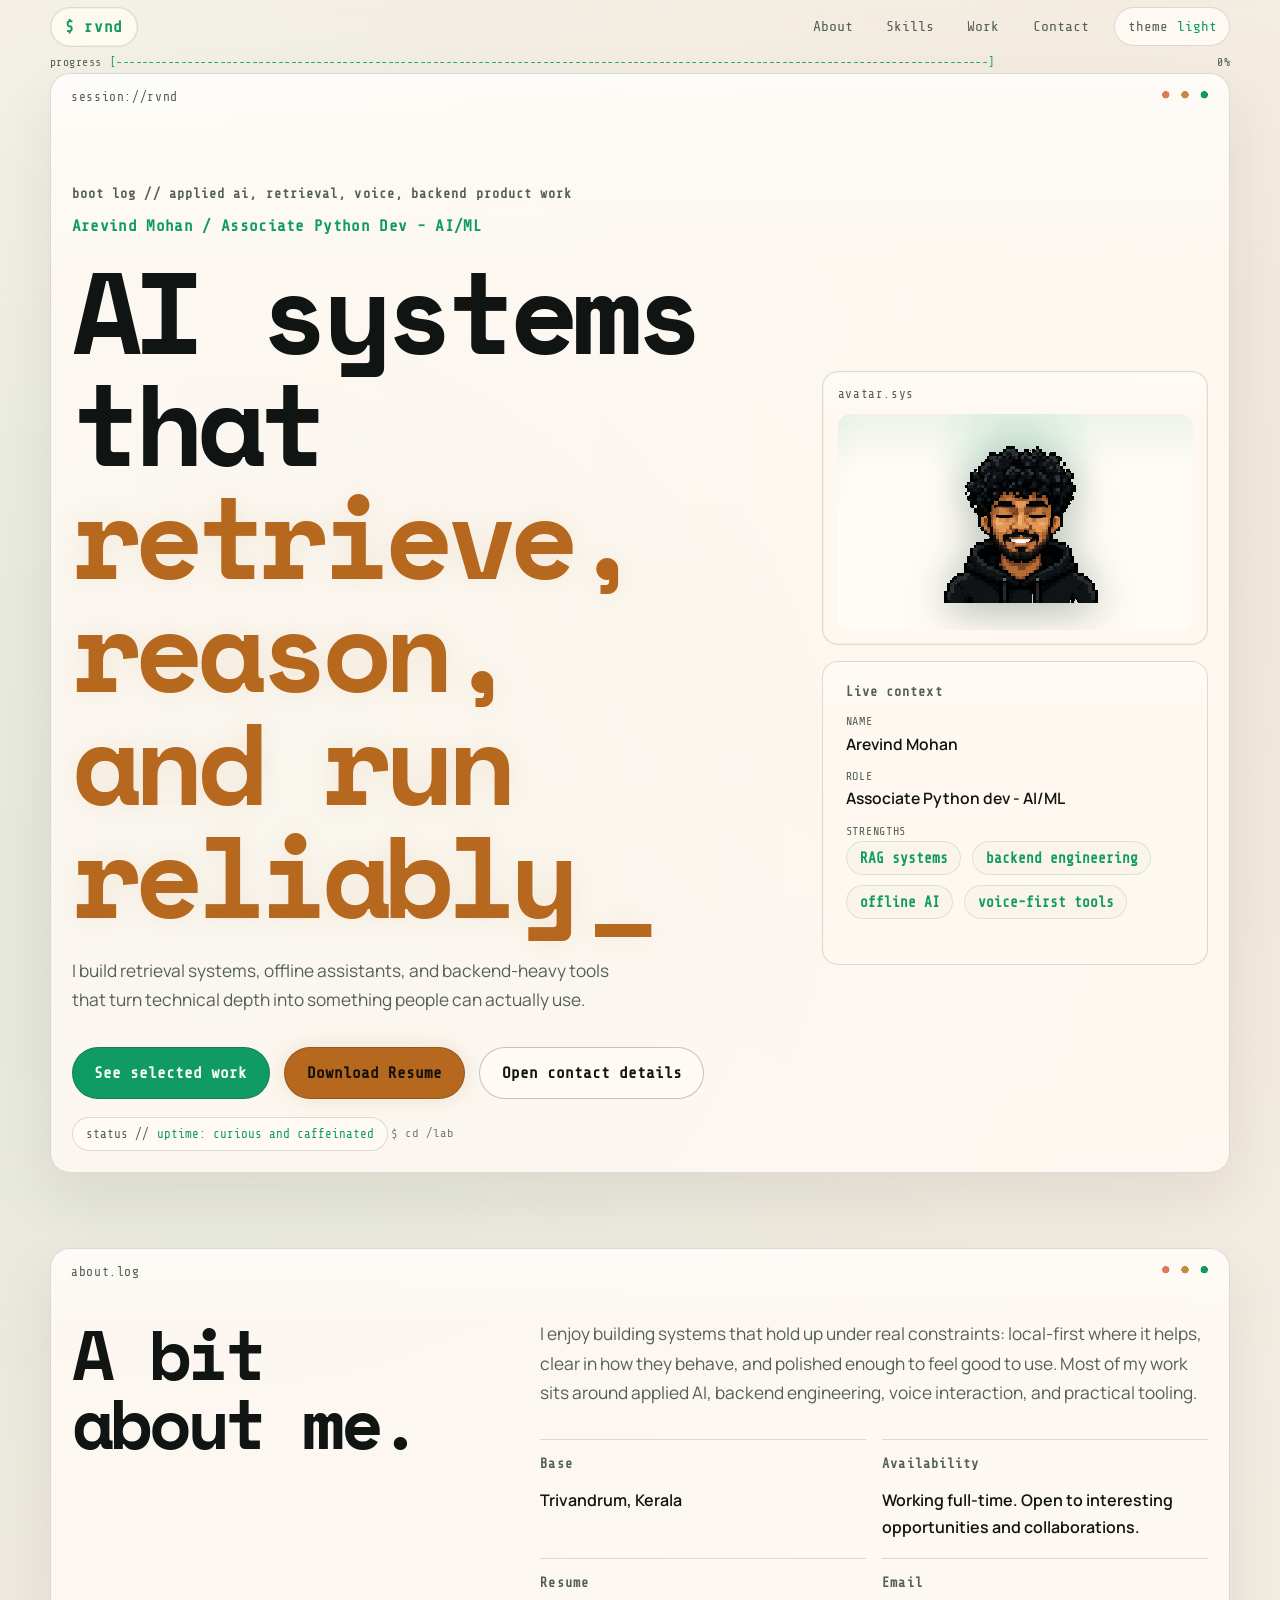
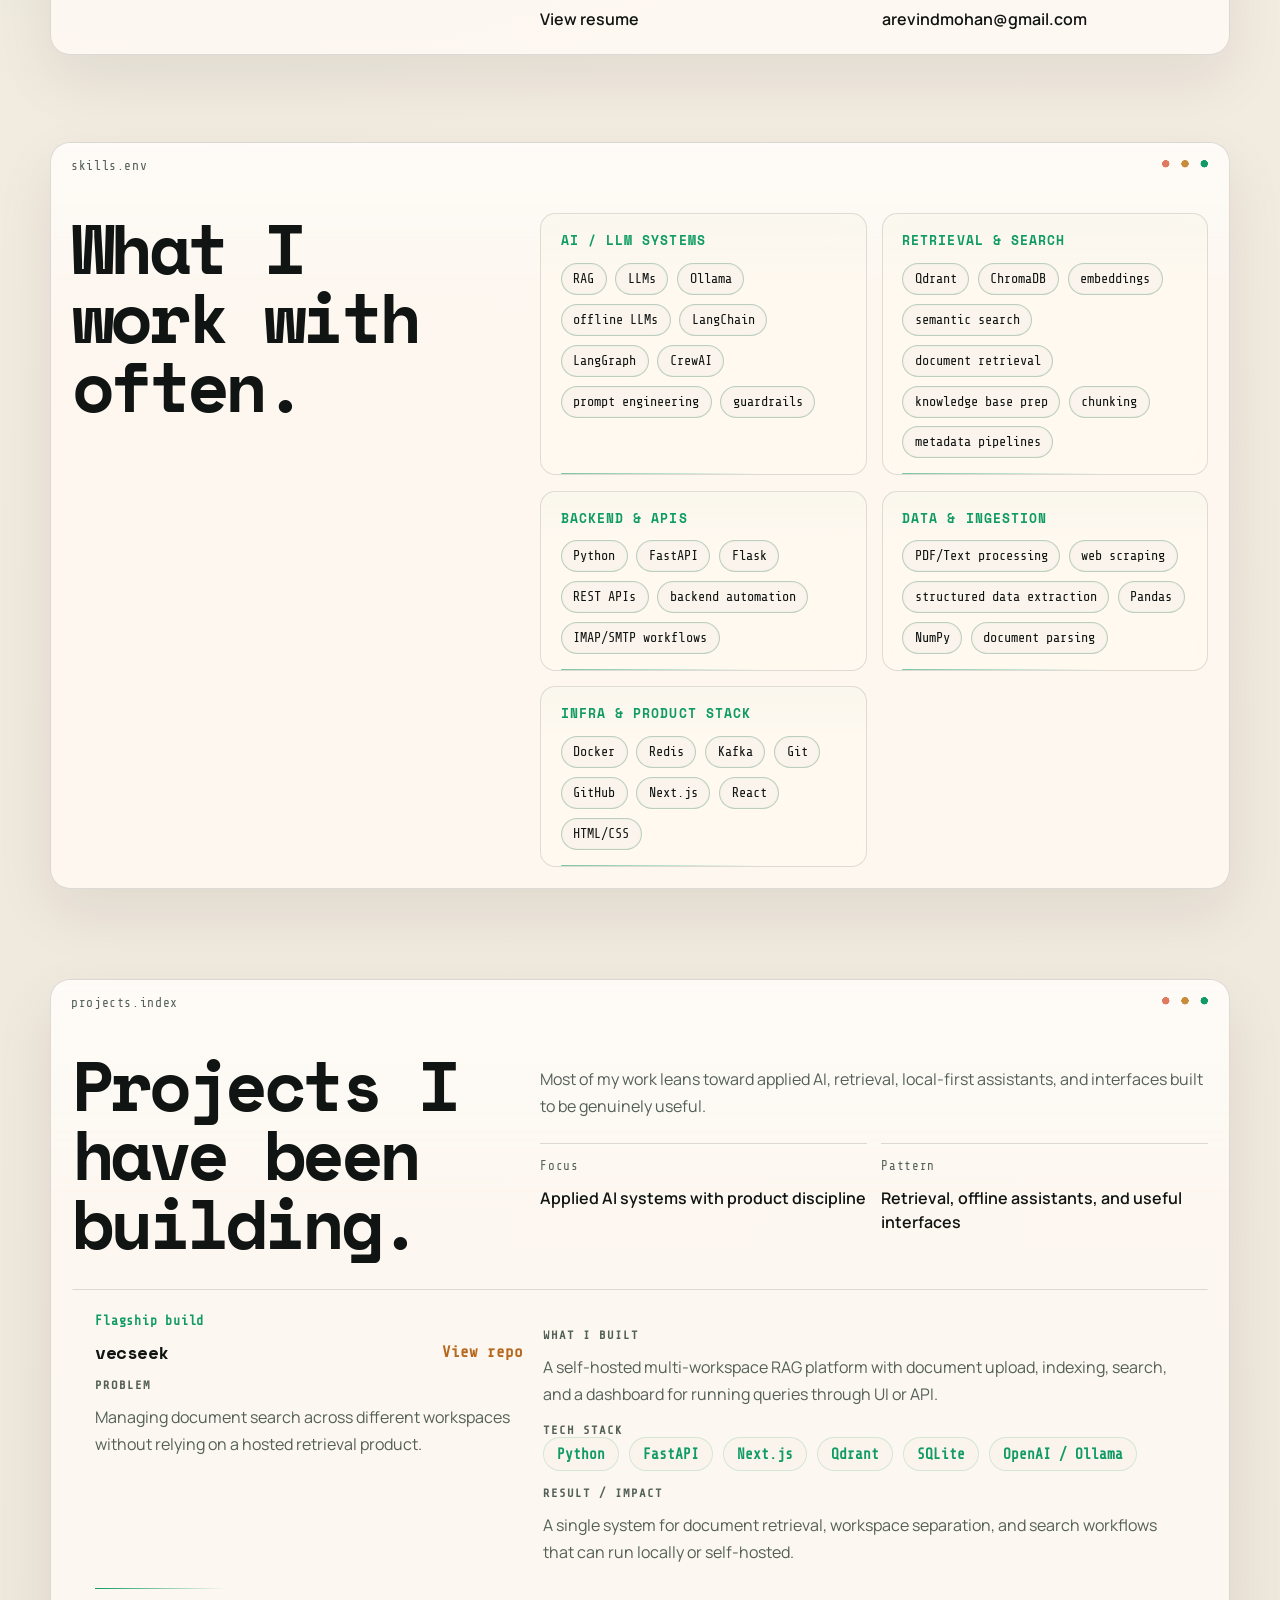
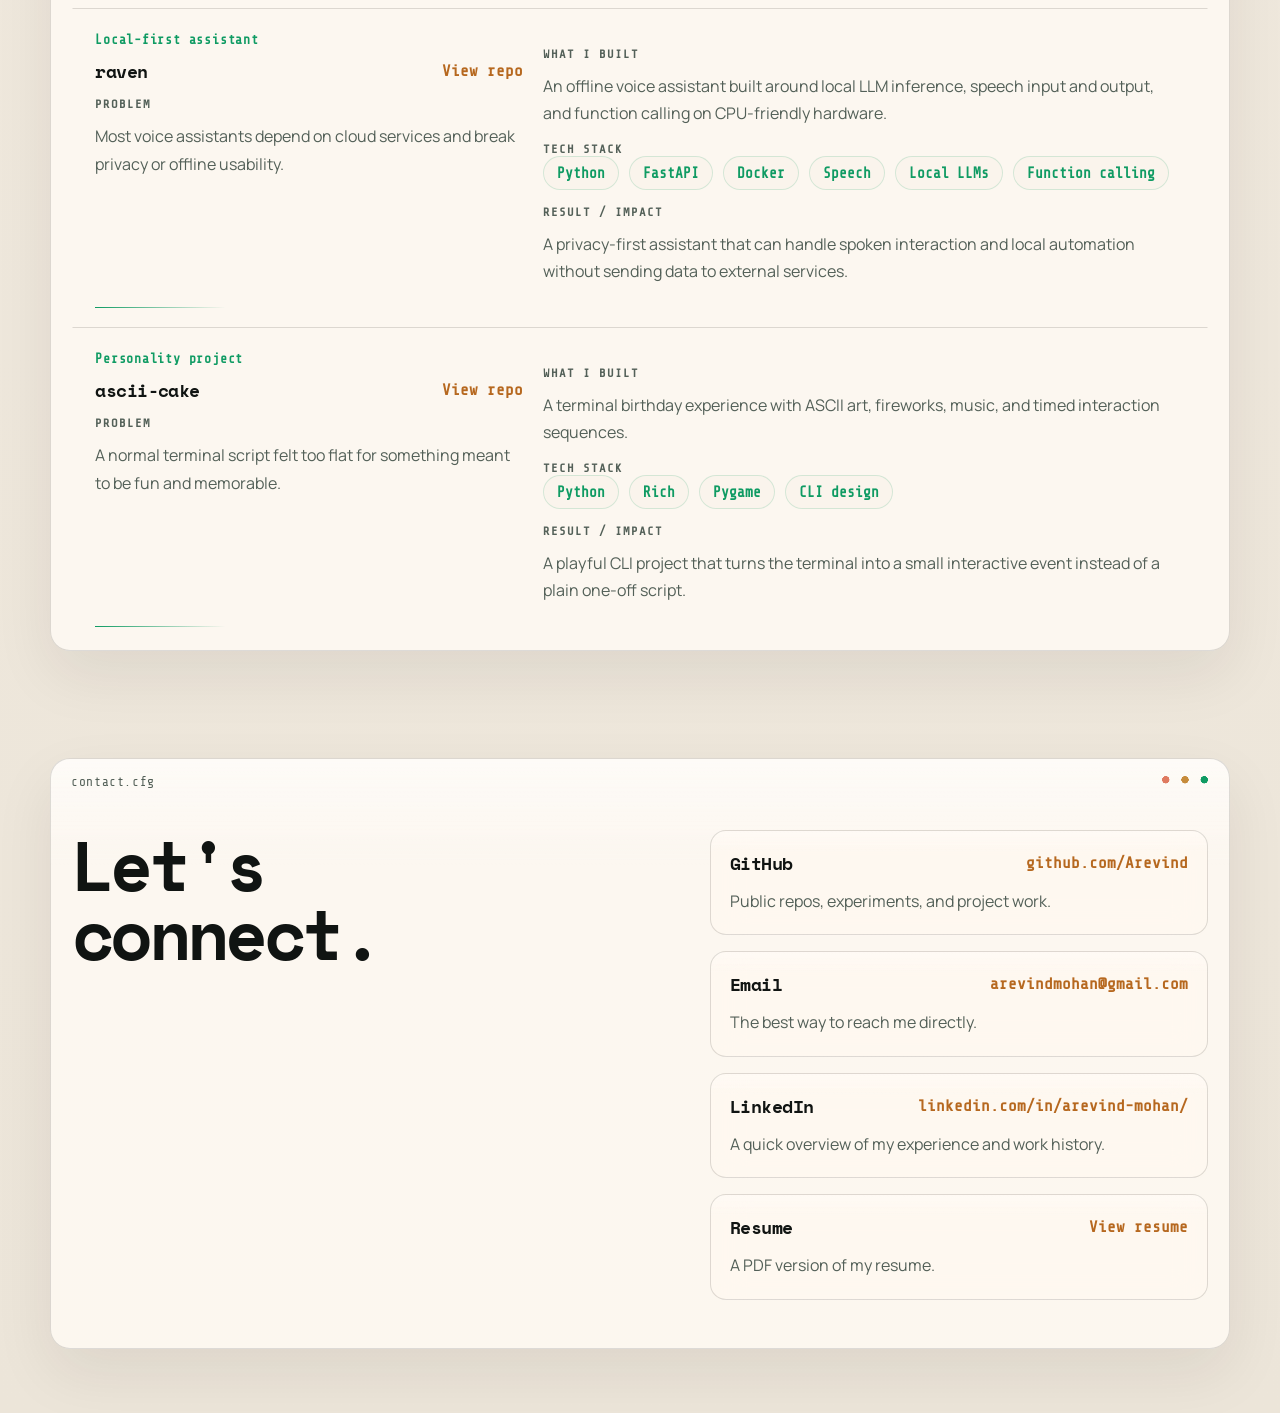
<file: index.html>
<!DOCTYPE html>
<html lang="en">
<head>
  <meta charset="UTF-8">
  <meta name="viewport" content="width=device-width, initial-scale=1.0">
  <meta name="description" content="Portfolio of Arevind Mohan, an Associate Python Developer focused on AI/ML systems, backend tooling, and practical products.">
  <title>rvnd | Associate Python Dev - AI/ML</title>
  <link rel="icon" href="favicon.ico" sizes="any">
  <link rel="icon" type="image/png" href="assets/favicon-avatar.png">
  <link rel="preconnect" href="https://fonts.googleapis.com">
  <link rel="preconnect" href="https://fonts.gstatic.com" crossorigin>
  <link href="https://fonts.googleapis.com/css2?family=Share+Tech+Mono&family=Space+Mono:wght@400;700&family=Manrope:wght@400;500;600;700;800&display=swap" rel="stylesheet">
  <link rel="stylesheet" href="styles.css">
</head>
<body>
  <div class="page-shell">
    <header class="site-header">
      <a class="site-mark" href="#top" aria-label="Back to top">$ rvnd</a>
      <div class="header-actions">
        <nav class="site-nav" aria-label="Primary">
          <a href="#about">About</a>
          <a href="#skills">Skills</a>
          <a href="#work">Work</a>
          <a href="#contact">Contact</a>
        </nav>
        <button class="theme-toggle" id="theme-toggle" type="button" aria-label="Toggle color theme">
          <span class="theme-toggle-label">theme</span>
          <span class="theme-toggle-value" id="theme-toggle-value">dark</span>
        </button>
      </div>
      <div class="terminal-progress" aria-label="Scroll progress">
        <span class="terminal-progress-label">progress</span>
        <span class="terminal-progress-track">
          <span class="terminal-progress-bar" id="terminal-progress-bar">[------------------------------]</span>
        </span>
        <span class="terminal-progress-value" id="terminal-progress-value">0%</span>
      </div>
    </header>

    <main id="top">
      <section class="hero section-shell" data-pane="session://rvnd">
        <div class="hero-copy">
          <p class="eyebrow reveal" id="hero-kicker"></p>
          <p class="hero-identity reveal" id="hero-identity"></p>
          <h1 class="hero-title reveal">
            AI systems that
            <span>retrieve, reason, and run reliably<span class="hero-title-caret" aria-hidden="true">_</span></span>
          </h1>
          <p class="hero-summary reveal" id="hero-summary"></p>
          <div class="hero-actions reveal">
            <a class="button button-primary" href="#work">See selected work</a>
            <a class="button button-accent" href="resume/Arevind_Mohan-Resume.pdf" target="_blank" rel="noreferrer">Download Resume</a>
            <a class="button button-secondary" href="#contact">Open contact details</a>
          </div>
          <div class="terminal-mini-feed reveal" aria-label="Terminal status feed">
            <span class="terminal-mini-label">status //</span>
            <span class="terminal-mini-value" id="terminal-mini-value">booting small fun bits...</span>
          </div>
          <div class="terminal-sidequest reveal" aria-label="Hidden terminal side quest">
            <span class="terminal-sidequest-prompt">$</span>
            <a class="terminal-sidequest-link" href="lab.html">cd /lab</a>
          </div>
        </div>

        <aside class="hero-rail reveal" aria-label="Profile snapshot">
          <div class="terminal-avatar hero-avatar" aria-label="Animated terminal avatar">
            <div class="terminal-avatar-frame">
              <p class="terminal-avatar-label">avatar.sys</p>
              <div class="terminal-avatar-stage">
                <div
                  class="terminal-avatar-sprite"
                  id="terminal-avatar-art"
                  aria-label="Pixel sprite developer avatar"
                >
                  <img
                    class="terminal-avatar-strip"
                    src="assets/avatar-sprite-4frame-transparent-v2.png"
                    alt=""
                  >
                </div>
              </div>
            </div>
          </div>
          <div class="hero-panel">
          <p class="panel-label">Live context</p>
          <div class="live-context-grid">
            <div class="live-context-item">
              <span class="live-context-key">name</span>
              <span class="live-context-value">Arevind Mohan</span>
            </div>
            <div class="live-context-item">
              <span class="live-context-key">role</span>
              <span class="live-context-value">Associate Python dev - AI/ML</span>
            </div>
            <div class="live-context-item">
              <span class="live-context-key">strengths</span>
              <div class="hero-tags" id="hero-tags"></div>
            </div>
          </div>
          </div>
        </aside>
      </section>

      <section class="section-shell section-grid" id="about" data-parallax data-pane="about.log">
        <div class="section-intro">
          <h2>A bit about me.</h2>
        </div>
        <div class="section-body">
          <p class="lead" id="about-copy"></p>
          <div class="meta-grid" id="meta-grid"></div>
        </div>
      </section>

      <section class="section-shell section-grid" id="skills" data-parallax data-pane="skills.env">
        <div class="section-intro">
          <h2>What I work with often.</h2>
        </div>
        <div class="skills-layout" id="skills-grid"></div>
      </section>

      <section class="section-shell work-section" id="work" data-parallax data-pane="projects.index">
        <div class="section-grid">
          <div class="section-intro">
            <h2>Projects I have been building.</h2>
          </div>
          <div class="section-body">
            <p class="support-copy">
              Most of my work leans toward applied AI, retrieval, local-first assistants, and interfaces built to be genuinely useful.
            </p>
            <div class="work-signal-grid">
              <div class="work-signal">
                <p class="work-signal-label">Focus</p>
                <p class="work-signal-value">Applied AI systems with product discipline</p>
              </div>
              <div class="work-signal">
                <p class="work-signal-label">Pattern</p>
                <p class="work-signal-value">Retrieval, offline assistants, and useful interfaces</p>
              </div>
            </div>
          </div>
        </div>

        <div class="featured-projects" id="featured-projects"></div>
      </section>

      <section class="section-shell closing-section" id="contact" data-pane="contact.cfg">
        <div class="closing-copy">
          <h2>Let&apos;s connect.</h2>
        </div>

        <div class="contact-grid" id="contact-grid"></div>
      </section>
    </main>
  </div>

  <div class="secret-terminal" id="secret-terminal" aria-hidden="true">
    <div class="secret-terminal-window" role="dialog" aria-modal="true" aria-labelledby="secret-terminal-title">
      <div class="secret-terminal-head">
        <p class="secret-terminal-title" id="secret-terminal-title">secret.sys</p>
        <button class="secret-terminal-close" id="secret-terminal-close" type="button" aria-label="Close secret terminal">exit</button>
      </div>
      <div class="secret-terminal-body" id="secret-terminal-body"></div>
    </div>
  </div>

  <script src="script.js"></script>
</body>
</html>
</file>
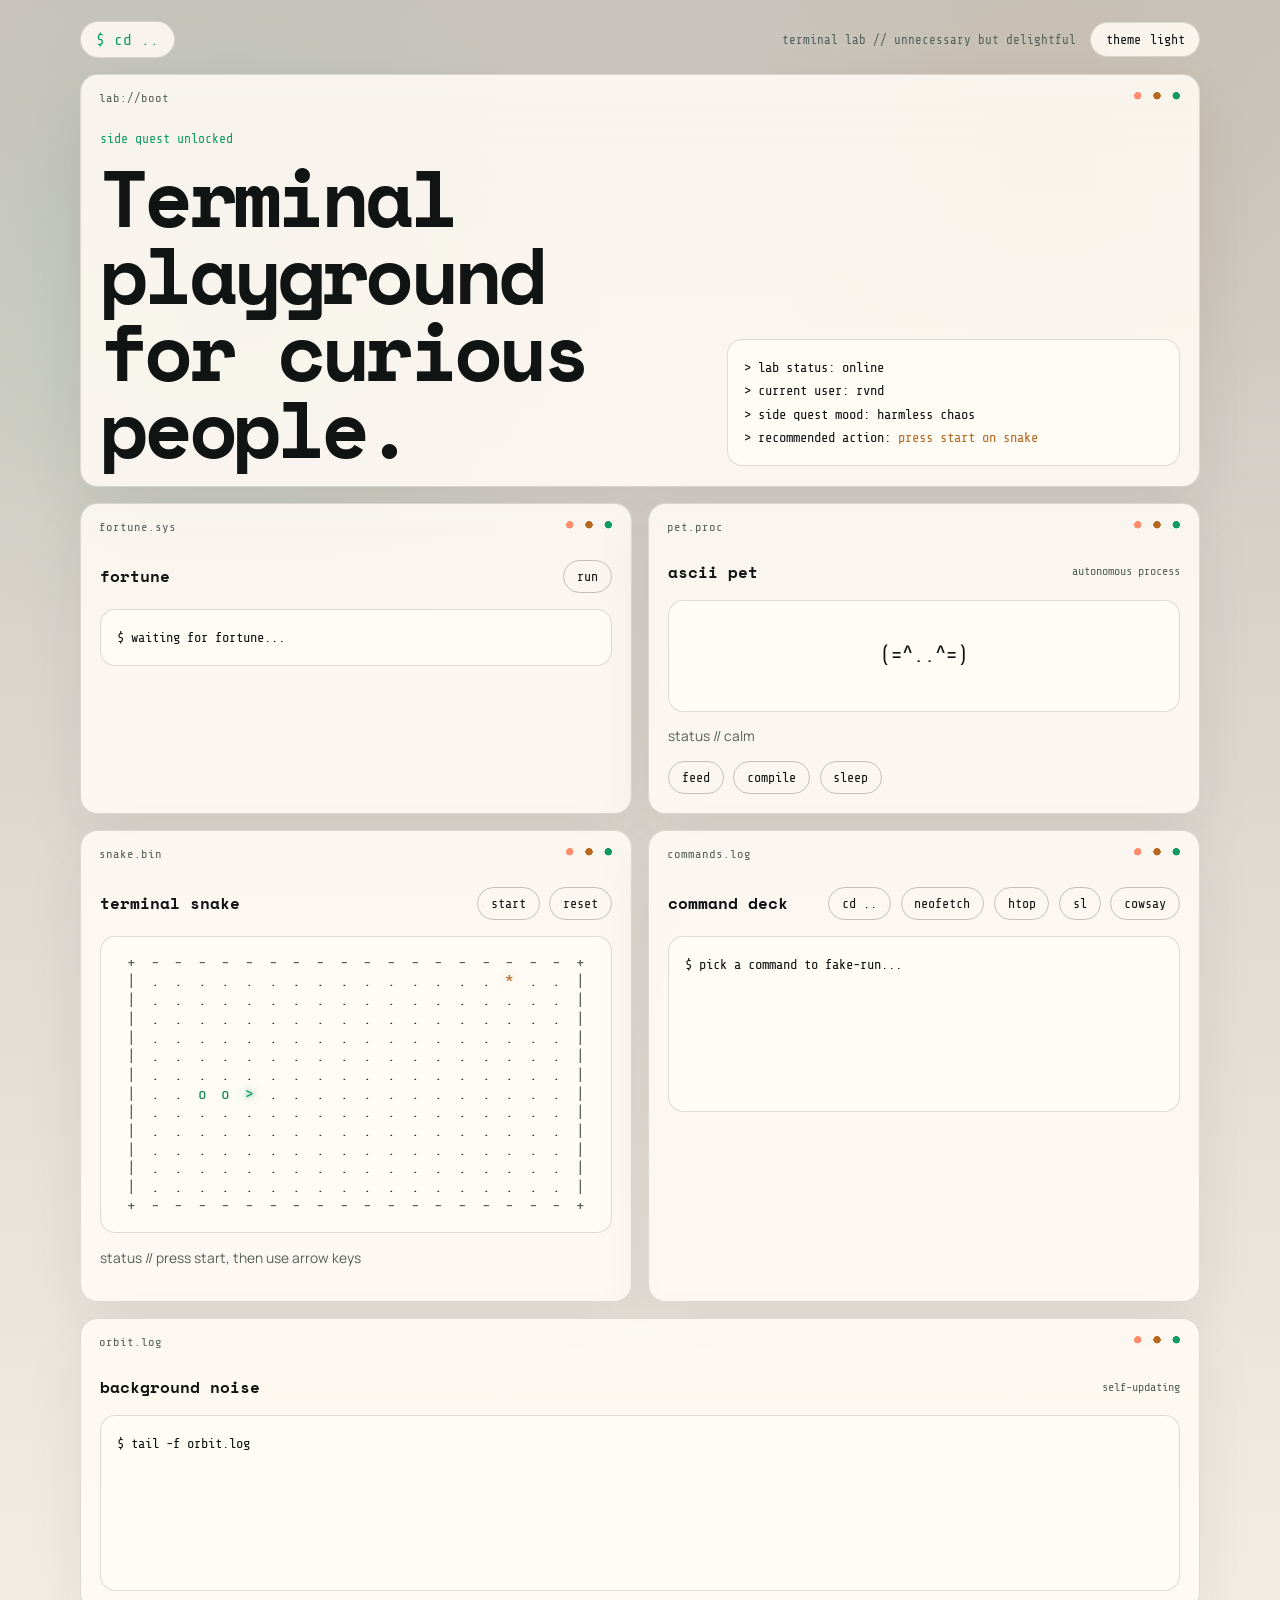
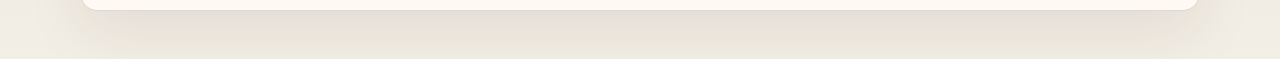
<file: lab.html>
<!DOCTYPE html>
<html lang="en">
<head>
  <meta charset="UTF-8">
  <meta name="viewport" content="width=device-width, initial-scale=1.0">
  <meta name="description" content="A playful terminal lab hidden inside Arevind Mohan's portfolio.">
  <title>rvnd | Terminal Lab</title>
  <link rel="icon" href="favicon.ico" sizes="any">
  <link rel="icon" type="image/png" href="assets/favicon-avatar.png">
  <link rel="preconnect" href="https://fonts.googleapis.com">
  <link rel="preconnect" href="https://fonts.gstatic.com" crossorigin>
  <link href="https://fonts.googleapis.com/css2?family=Share+Tech+Mono&family=Space+Mono:wght@400;700&family=Manrope:wght@400;500;600;700;800&display=swap" rel="stylesheet">
  <link rel="stylesheet" href="lab.css">
</head>
<body>
  <div class="lab-shell">
    <header class="lab-header">
      <a class="lab-mark" href="index.html">$ cd ..</a>
      <div class="lab-header-actions">
        <p class="lab-header-label">terminal lab // unnecessary but delightful</p>
        <button class="lab-theme-toggle" id="lab-theme-toggle" type="button" aria-label="Toggle color theme">
          <span>theme</span>
          <span id="lab-theme-value">dark</span>
        </button>
      </div>
    </header>

    <main class="lab-main">
      <section class="lab-hero lab-window" data-pane="lab://boot">
        <div class="lab-copy">
          <p class="lab-kicker">side quest unlocked</p>
          <h1>Terminal playground for curious people.</h1>
        </div>
        <div class="lab-terminal-readout">
          <p>> lab status: online</p>
          <p>> current user: rvnd</p>
          <p>> side quest mood: harmless chaos</p>
          <p>> recommended action: <span>press start on snake</span></p>
        </div>
      </section>

      <section class="lab-grid">
        <article class="lab-window" data-pane="fortune.sys">
          <div class="lab-card-head">
            <h2>fortune</h2>
            <button class="lab-action" id="fortune-button" type="button">run</button>
          </div>
          <div class="lab-output" id="fortune-output">$ waiting for fortune...</div>
        </article>

        <article class="lab-window" data-pane="pet.proc">
          <div class="lab-card-head">
            <h2>ascii pet</h2>
            <p class="lab-card-meta">autonomous process</p>
          </div>
          <pre class="lab-pet" id="lab-pet">(=^..^=)</pre>
          <p class="lab-pet-status" id="lab-pet-status">status // calm</p>
          <div class="lab-action-row">
            <button class="lab-action" data-pet-action="feed" type="button">feed</button>
            <button class="lab-action" data-pet-action="compile" type="button">compile</button>
            <button class="lab-action" data-pet-action="sleep" type="button">sleep</button>
          </div>
        </article>

        <article class="lab-window" data-pane="snake.bin">
          <div class="lab-card-head">
            <h2>terminal snake</h2>
            <div class="lab-action-row">
              <button class="lab-action" id="snake-start" type="button">start</button>
              <button class="lab-action" id="snake-reset" type="button">reset</button>
            </div>
          </div>
          <pre class="lab-snake" id="lab-snake-board"></pre>
          <p class="lab-pet-status" id="lab-snake-status">status // press start, then use arrow keys</p>
        </article>

        <article class="lab-window" data-pane="commands.log">
          <div class="lab-card-head">
            <h2>command deck</h2>
            <div class="lab-chip-row">
              <button class="lab-chip" data-command="cd-home" type="button">cd ..</button>
              <button class="lab-chip" data-command="neofetch" type="button">neofetch</button>
              <button class="lab-chip" data-command="htop" type="button">htop</button>
              <button class="lab-chip" data-command="sl" type="button">sl</button>
              <button class="lab-chip" data-command="cowsay" type="button">cowsay</button>
            </div>
          </div>
          <div class="lab-output lab-output-large" id="command-output">$ pick a command to fake-run...</div>
        </article>

        <article class="lab-window lab-window-wide" data-pane="orbit.log">
          <div class="lab-card-head">
            <h2>background noise</h2>
            <p class="lab-card-meta">self-updating</p>
          </div>
          <div class="lab-output lab-output-large" id="lab-log-stream">$ waiting for background noise...</div>
        </article>
      </section>
    </main>
  </div>

  <script src="lab.js"></script>
</body>
</html>
</file>
<file: styles.css>
:root {
  --bg: #09110f;
  --bg-deep: #060b0a;
  --surface: rgba(10, 18, 16, 0.8);
  --surface-strong: rgba(13, 22, 20, 0.94);
  --surface-soft: rgba(12, 20, 18, 0.58);
  --line: rgba(140, 184, 164, 0.18);
  --line-strong: rgba(140, 184, 164, 0.34);
  --text: #e4f0ea;
  --muted: #95aca3;
  --accent: #89f0be;
  --accent-warm: #ffc26d;
  --accent-soft: rgba(137, 240, 190, 0.12);
  --shadow: 0 28px 80px rgba(0, 0, 0, 0.34);
  --max-width: 1180px;
  --section-space: clamp(3.8rem, 7vw, 7rem);
  --radius: 1.25rem;
  --ease: 260ms cubic-bezier(0.22, 1, 0.36, 1);
  --font-body: "Manrope", sans-serif;
  --font-ui: "Share Tech Mono", "Space Mono", monospace;
  --font-display: "Space Mono", "Share Tech Mono", monospace;
  --caret-color: var(--accent);
  --page-radial-1: rgba(137, 240, 190, 0.12);
  --page-radial-2: rgba(255, 194, 109, 0.08);
  --page-gradient: linear-gradient(180deg, #0c1412 0%, #09110f 42%, #060b0a 100%);
  --grid-line-1: rgba(137, 240, 190, 0.05);
  --grid-line-2: rgba(137, 240, 190, 0.035);
  --mask-fade: linear-gradient(180deg, rgba(0, 0, 0, 0.65), transparent 72%);
  --scanline: rgba(255, 255, 255, 0.035);
  --chrome-bg: rgba(9, 17, 15, 0.84);
  --chrome-bg-hover: rgba(14, 24, 21, 0.92);
  --glass-top: rgba(255, 255, 255, 0.02);
  --panel-top: rgba(255, 255, 255, 0.015);
  --pill-bg: rgba(14, 25, 21, 0.9);
  --pill-border: rgba(137, 240, 190, 0.14);
  --project-hover-bg: rgba(14, 24, 21, 0.56);
  --project-hover-border: rgba(137, 240, 190, 0.14);
  --project-hover-inset: rgba(137, 240, 190, 0.06);
  --button-primary-text: #07110d;
  --button-primary-hover: #a6f7cb;
  --window-dot-red: #ff8e70;
  --window-dot-yellow: #ffc26d;
  --window-dot-green: #89f0be;
  --glow-warm: rgba(255, 194, 109, 0.18);
  --scroll-progress: 0%;
}

body[data-theme="light"] {
  --bg: #f4efe6;
  --bg-deep: #ece5d9;
  --surface: rgba(255, 251, 244, 0.82);
  --surface-strong: rgba(255, 252, 246, 0.96);
  --surface-soft: rgba(255, 249, 240, 0.72);
  --line: rgba(50, 52, 47, 0.16);
  --line-strong: rgba(50, 52, 47, 0.28);
  --text: #101412;
  --muted: #536058;
  --accent: #0f9b63;
  --accent-warm: #b6681f;
  --accent-soft: rgba(15, 155, 99, 0.1);
  --shadow: 0 24px 60px rgba(32, 27, 20, 0.08);
  --caret-color: #0f9b63;
  --page-radial-1: rgba(15, 155, 99, 0.08);
  --page-radial-2: rgba(182, 104, 31, 0.07);
  --page-gradient: linear-gradient(180deg, #f6f1e8 0%, #f1eadf 42%, #ece5d9 100%);
  --grid-line-1: rgba(16, 20, 18, 0.04);
  --grid-line-2: rgba(16, 20, 18, 0.03);
  --mask-fade: linear-gradient(180deg, rgba(0, 0, 0, 0.16), transparent 72%);
  --scanline: rgba(16, 20, 18, 0.025);
  --chrome-bg: rgba(255, 251, 244, 0.88);
  --chrome-bg-hover: rgba(248, 242, 233, 0.98);
  --glass-top: rgba(255, 255, 255, 0.5);
  --panel-top: rgba(255, 255, 255, 0.34);
  --pill-bg: rgba(250, 244, 236, 0.98);
  --pill-border: rgba(15, 155, 99, 0.16);
  --project-hover-bg: rgba(255, 252, 246, 0.82);
  --project-hover-border: rgba(15, 155, 99, 0.14);
  --project-hover-inset: rgba(15, 155, 99, 0.05);
  --button-primary-text: #f9fff9;
  --button-primary-hover: #0b8554;
  --window-dot-red: #df7a60;
  --window-dot-yellow: #c68b3b;
  --window-dot-green: #0f9b63;
  --glow-warm: rgba(182, 104, 31, 0.12);
}

* {
  box-sizing: border-box;
}

html {
  scroll-behavior: smooth;
}

body {
  margin: 0;
  font-family: var(--font-body);
  color: var(--text);
  background:
    radial-gradient(circle at 18% 18%, var(--page-radial-1), transparent 24%),
    radial-gradient(circle at 82% 10%, var(--page-radial-2), transparent 22%),
    var(--page-gradient);
  min-height: 100vh;
  --scroll-progress: 0%;
}

body::before {
  content: "";
  position: fixed;
  inset: 0;
  pointer-events: none;
  background-image:
    linear-gradient(var(--grid-line-1) 1px, transparent 1px),
    linear-gradient(90deg, var(--grid-line-2) 1px, transparent 1px);
  background-size: 48px 48px;
  mask-image: var(--mask-fade);
  animation: grid-drift 26s linear infinite;
}

body::after {
  content: "";
  position: fixed;
  inset: 0;
  pointer-events: none;
  opacity: 0.2;
  background-image:
    linear-gradient(var(--scanline) 1px, transparent 1px);
  background-size: 100% 4px;
  animation: scan-drift 10s linear infinite;
}

body[data-theme="light"]::after {
  opacity: 0.08;
}

a {
  color: inherit;
}

.page-shell {
  width: min(calc(100% - 2rem), var(--max-width));
  margin: 0 auto;
  padding-bottom: 4rem;
}

.site-header {
  position: sticky;
  top: 0;
  z-index: 20;
  display: flex;
  flex-wrap: wrap;
  align-items: center;
  justify-content: space-between;
  gap: 0.7rem;
  padding: 0.42rem 0 0.22rem;
  backdrop-filter: blur(18px);
}

.header-actions {
  display: flex;
  align-items: center;
  gap: 0.75rem;
}

.terminal-progress {
  width: 100%;
  display: grid;
  grid-template-columns: auto 1fr auto;
  align-items: center;
  gap: 0.5rem;
  color: var(--muted);
  font-family: var(--font-ui);
  font-size: 0.72rem;
  letter-spacing: 0.04em;
  margin-top: -0.12rem;
}

.terminal-progress-label,
.terminal-progress-value {
  white-space: nowrap;
}

.terminal-progress-track {
  min-width: 0;
  width: 100%;
  overflow: hidden;
}

.terminal-progress-bar {
  display: block;
  width: 100%;
  overflow: hidden;
  white-space: nowrap;
  color: var(--accent);
  text-shadow: 0 0 12px color-mix(in srgb, var(--accent) 28%, transparent);
}

.site-mark,
.site-nav a,
.button,
.project-link,
.contact-link {
  text-decoration: none;
}

.site-mark {
  display: inline-flex;
  align-items: center;
  justify-content: center;
  min-width: 4.6rem;
  min-height: 2.5rem;
  padding: 0.42rem 0.88rem;
  border: 1px solid var(--line);
  border-radius: 999px;
  background: var(--chrome-bg);
  font-family: var(--font-ui);
  font-weight: 700;
  letter-spacing: 0.04em;
  color: var(--accent);
  box-shadow: inset 0 0 0 1px color-mix(in srgb, var(--accent) 8%, transparent);
}

.site-nav {
  display: flex;
  flex-wrap: wrap;
  justify-content: flex-end;
  gap: 0.35rem;
}

.theme-toggle {
  display: inline-flex;
  align-items: center;
  gap: 0.55rem;
  min-height: 2.45rem;
  padding: 0.42rem 0.78rem;
  border: 1px solid var(--line);
  border-radius: 999px;
  background: var(--chrome-bg);
  color: var(--text);
  font-family: var(--font-ui);
  font-size: 0.88rem;
  cursor: pointer;
  transition: transform var(--ease), border-color var(--ease), background-color var(--ease), color var(--ease);
}

.theme-toggle:hover,
.theme-toggle:focus-visible {
  transform: translateY(-2px);
  border-color: var(--accent);
}

.theme-toggle-label {
  color: var(--muted);
}

.theme-toggle-value {
  color: var(--accent);
}

.site-nav a {
  padding: 0.5rem 0.86rem;
  border-radius: 999px;
  color: var(--muted);
  transition: background-color var(--ease), color var(--ease), transform var(--ease);
  font-family: var(--font-ui);
  font-size: 0.92rem;
}

.site-nav a:hover,
.site-nav a:focus-visible,
.button:hover,
.button:focus-visible,
.project-link:hover,
.project-link:focus-visible,
.contact-link:hover,
.contact-link:focus-visible {
  transform: translateY(-2px);
}

.site-nav a:hover,
.site-nav a:focus-visible {
  background: var(--chrome-bg-hover);
  color: var(--accent);
}

main {
  display: grid;
  gap: var(--section-space);
}

.section-shell {
  position: relative;
  padding: 4.4rem 1.3rem 1.35rem;
  border: 1px solid var(--line);
  border-radius: var(--radius);
  background:
    linear-gradient(180deg, var(--glass-top), transparent 18%),
    var(--surface);
  box-shadow: var(--shadow);
  overflow: hidden;
  transition: border-color var(--ease), box-shadow var(--ease), transform var(--ease);
}

.section-shell:hover {
  border-color: color-mix(in srgb, var(--accent) 18%, var(--line));
  box-shadow:
    var(--shadow),
    inset 0 0 0 1px color-mix(in srgb, var(--accent) 6%, transparent);
}

.section-shell::before {
  content: attr(data-pane);
  position: absolute;
  top: 1rem;
  left: 1.25rem;
  color: var(--muted);
  font-family: var(--font-ui);
  font-size: 0.8rem;
  letter-spacing: 0.05em;
}

.section-shell::after {
  content: "";
  position: absolute;
  top: 1rem;
  right: 1.25rem;
  width: 3rem;
  height: 0.6rem;
  border-radius: 999px;
  background:
    radial-gradient(circle at 0.3rem 0.3rem, var(--window-dot-red) 0.22rem, transparent 0.24rem),
    radial-gradient(circle at 1.5rem 0.3rem, var(--window-dot-yellow) 0.22rem, transparent 0.24rem),
    radial-gradient(circle at 2.7rem 0.3rem, var(--window-dot-green) 0.22rem, transparent 0.24rem);
}

.hero {
  min-height: calc(100svh - 5rem);
  display: grid;
  grid-template-columns: minmax(0, 1.45fr) minmax(18rem, 0.8fr);
  align-items: end;
  gap: clamp(2rem, 4vw, 4rem);
  padding-top: clamp(5rem, 9vw, 7rem);
}

.hero-copy {
  max-width: 44rem;
}

.eyebrow,
.section-label,
.panel-label,
.meta-label {
  margin: 0 0 1rem;
  color: var(--muted);
  font-size: 0.84rem;
  font-weight: 700;
  letter-spacing: 0.08em;
  text-transform: none;
  font-family: var(--font-ui);
}

.hero-title,
.section-intro h2,
.closing-copy h2 {
  margin: 0;
  font-family: var(--font-display);
  font-weight: 800;
  letter-spacing: -0.065em;
  line-height: 0.98;
}

.hero-title {
  font-size: clamp(3.6rem, 9vw, 7.2rem);
  max-width: 9ch;
  text-wrap: balance;
  font-variant-ligatures: none;
}

.hero-title span {
  color: var(--accent-warm);
  text-shadow: 0 0 28px var(--glow-warm);
  animation: title-pulse 4.2s ease-in-out infinite;
}

.hero-title-caret {
  display: inline-block;
  margin-left: 0.14em;
  color: var(--caret-color);
  animation: blink-caret 1s steps(1, end) infinite;
}

.hero-rail {
  display: grid;
  gap: 1rem;
  align-self: center;
}

.terminal-avatar {
  display: flex;
  justify-content: stretch;
}

.terminal-avatar-frame {
  width: 100%;
  min-height: 14.5rem;
  padding: 0.9rem;
  border: 1px solid var(--line);
  border-radius: 1rem;
  background: linear-gradient(180deg, var(--panel-top), transparent 20%), var(--surface-soft);
  box-shadow: inset 0 0 0 1px color-mix(in srgb, var(--accent) 6%, transparent);
}

.terminal-avatar-label,
.work-signal-label {
  margin: 0 0 0.8rem;
  color: var(--muted);
  font-family: var(--font-ui);
  font-size: 0.78rem;
  letter-spacing: 0.05em;
}

.terminal-avatar-stage {
  display: grid;
  place-items: center;
  min-height: 13.5rem;
  border-radius: 0.8rem;
  background:
    radial-gradient(circle at 50% 18%, color-mix(in srgb, var(--accent) 14%, transparent), transparent 34%),
    linear-gradient(180deg, color-mix(in srgb, var(--accent) 7%, transparent), transparent 26%),
    color-mix(in srgb, var(--surface-strong) 92%, transparent);
  overflow: hidden;
  position: relative;
}

.terminal-avatar-sprite {
  width: min(100%, 11.5rem);
  aspect-ratio: 1 / 1;
  display: block;
  overflow: hidden;
  image-rendering: pixelated;
  image-rendering: crisp-edges;
  filter:
    drop-shadow(0 0 20px color-mix(in srgb, var(--accent) 12%, transparent))
    drop-shadow(0 10px 22px rgba(0, 0, 0, 0.22));
  position: relative;
  z-index: 1;
  animation: avatar-float 4.8s ease-in-out infinite;
}

.terminal-avatar-strip {
  width: 400%;
  height: 100%;
  display: block;
  object-fit: cover;
  object-position: left top;
  image-rendering: pixelated;
  image-rendering: crisp-edges;
}

.terminal-avatar-stage::after {
  content: "";
  position: absolute;
  inset: -10% auto -10% -30%;
  width: 30%;
  background: linear-gradient(90deg, transparent, color-mix(in srgb, var(--accent) 14%, transparent), transparent);
  opacity: 0.45;
  transform: skewX(-18deg);
  animation: avatar-scan 5.6s ease-in-out infinite;
}

@keyframes avatar-float {
  0%,
  100% {
    transform: translateY(0);
  }
  50% {
    transform: translateY(-4px);
  }
}

@keyframes avatar-scan {
  0%,
  12% {
    transform: translateX(0) skewX(-18deg);
    opacity: 0;
  }
  22% {
    opacity: 0.35;
  }
  42% {
    transform: translateX(430%) skewX(-18deg);
    opacity: 0;
  }
  100% {
    transform: translateX(430%) skewX(-18deg);
    opacity: 0;
  }
}

.hero-summary,
.lead,
.support-copy,
.panel-text,
.meta-value,
.skill-list li,
.project-copy,
.project-impact,
.contact-text {
  color: var(--muted);
  line-height: 1.7;
}

.hero-summary {
  max-width: 35rem;
  margin: 1.5rem 0 0;
  font-size: 1.08rem;
}

.hero-identity {
  margin: 0 0 1.25rem;
  font-size: 1rem;
  font-weight: 700;
  letter-spacing: 0.02em;
  color: var(--accent);
  font-family: var(--font-ui);
}

.hero-actions {
  display: flex;
  flex-wrap: wrap;
  gap: 0.9rem;
  margin-top: 2rem;
}

.terminal-mini-feed {
  display: inline-flex;
  align-items: center;
  gap: 0.55rem;
  margin-top: 1.1rem;
  padding: 0.55rem 0.8rem;
  border: 1px solid var(--line);
  border-radius: 999px;
  background: color-mix(in srgb, var(--chrome-bg) 92%, transparent);
  font-family: var(--font-ui);
  font-size: 0.78rem;
}

.terminal-mini-label {
  color: var(--muted);
}

.terminal-mini-value {
  color: var(--accent);
  transition: opacity 120ms linear, transform 120ms linear;
}

.terminal-mini-value.is-live {
  opacity: 1;
  transform: translateY(0);
}

.terminal-sidequest {
  display: inline-flex;
  align-items: center;
  gap: 0.42rem;
  margin-top: 0.65rem;
  color: color-mix(in srgb, var(--muted) 82%, transparent);
  font-family: var(--font-ui);
  font-size: 0.76rem;
  opacity: 0.52;
  transition: opacity var(--ease), transform var(--ease), color var(--ease);
}

.terminal-sidequest:hover,
.terminal-sidequest:focus-within {
  opacity: 1;
  transform: translateX(4px);
  color: var(--accent);
}

.terminal-sidequest-prompt {
  color: inherit;
}

.terminal-sidequest-link {
  color: inherit;
  text-decoration: none;
  border-bottom: 1px dashed transparent;
  transition: border-color var(--ease);
}

.terminal-sidequest:hover .terminal-sidequest-link,
.terminal-sidequest:focus-within .terminal-sidequest-link {
  border-color: currentColor;
}

.button {
  display: inline-flex;
  align-items: center;
  justify-content: center;
  min-height: 3.3rem;
  padding: 0.9rem 1.35rem;
  border-radius: 999px;
  border: 1px solid var(--line-strong);
  font-weight: 700;
  font-family: var(--font-ui);
  transition: transform var(--ease), border-color var(--ease), background-color var(--ease), color var(--ease);
}

.button-primary {
  background: var(--accent);
  color: var(--button-primary-text);
  box-shadow: 0 0 0 0 color-mix(in srgb, var(--accent) 0%, transparent);
}

.button-primary:hover,
.button-primary:focus-visible {
  background: var(--button-primary-hover);
  box-shadow: 0 0 22px color-mix(in srgb, var(--accent) 18%, transparent);
}

.button-secondary {
  background: var(--chrome-bg);
  color: var(--text);
}

.button-accent {
  background: var(--accent-warm);
  color: #14100a;
  box-shadow: 0 0 22px color-mix(in srgb, var(--accent-warm) 16%, transparent);
}

.button-accent:hover,
.button-accent:focus-visible {
  background: color-mix(in srgb, var(--accent-warm) 86%, white);
  box-shadow: 0 0 26px color-mix(in srgb, var(--accent-warm) 22%, transparent);
}

.button-secondary:hover,
.button-secondary:focus-visible {
  border-color: var(--accent);
  color: var(--accent);
}

.hero-panel,
.skill-group,
.contact-card {
  border: 1px solid var(--line);
  border-radius: 1rem;
  background: linear-gradient(180deg, var(--panel-top), transparent 20%), var(--surface-soft);
  backdrop-filter: blur(18px);
}

.hero-panel {
  align-self: center;
  padding: 1.4rem;
}

.panel-text {
  margin: 0 0 1.4rem;
}

.live-context-grid {
  display: grid;
  gap: 0.9rem;
  margin: 0 0 1.4rem;
}

.live-context-item {
  display: grid;
  gap: 0.2rem;
}

.live-context-key {
  color: var(--muted);
  font-family: var(--font-ui);
  font-size: 0.74rem;
  letter-spacing: 0.06em;
  text-transform: uppercase;
}

.live-context-value {
  color: var(--text);
  font-size: 0.98rem;
  line-height: 1.55;
  font-weight: 600;
}

.meta-link {
  display: inline-flex;
  align-items: center;
  width: fit-content;
  text-decoration: none;
  transition: color var(--ease), transform var(--ease);
}

.meta-link:hover,
.meta-link:focus-visible {
  color: var(--accent);
  transform: translateY(-1px);
}

.hero-tags,
.skill-list,
.stack-list {
  display: flex;
  flex-wrap: wrap;
  gap: 0.65rem;
}

.hero-tags span,
.stack-list span {
  display: inline-flex;
  align-items: center;
  min-height: 2.1rem;
  padding: 0.4rem 0.8rem;
  border-radius: 999px;
  background: var(--pill-bg);
  color: var(--accent);
  border: 1px solid var(--pill-border);
  font-size: 0.9rem;
  font-weight: 700;
  font-family: var(--font-ui);
}

.section-grid {
  display: grid;
  grid-template-columns: minmax(0, 0.75fr) minmax(0, 1.2fr);
  gap: clamp(1.8rem, 4vw, 4rem);
  align-items: start;
}

.section-intro h2,
.closing-copy h2 {
  font-size: clamp(2.4rem, 6vw, 4.4rem);
  max-width: 11ch;
  text-wrap: balance;
}

.lead {
  max-width: 44rem;
  margin: 0;
  font-size: 1.08rem;
}

.work-signal-grid {
  display: grid;
  grid-template-columns: repeat(2, minmax(0, 1fr));
  gap: 0.9rem;
  margin-top: 1.4rem;
}

.work-signal {
  padding-top: 0.95rem;
  border-top: 1px solid var(--line);
}

.work-signal-value {
  margin: 0;
  color: var(--text);
  font-weight: 600;
  line-height: 1.5;
}

.meta-grid {
  display: grid;
  grid-template-columns: repeat(2, minmax(0, 1fr));
  gap: 1rem;
  margin-top: 2rem;
}

.meta-item {
  padding-top: 1rem;
  border-top: 1px solid var(--line);
}

.meta-value {
  margin: 0;
  font-weight: 600;
  color: var(--text);
}

.skills-layout {
  display: grid;
  grid-template-columns: repeat(2, minmax(0, 1fr));
  gap: 0.95rem;
}

.skill-group {
  position: relative;
  padding: 1rem 1.05rem 1rem 1.2rem;
  border: 1px solid color-mix(in srgb, var(--line) 92%, transparent);
  border-radius: 0.95rem;
  background:
    linear-gradient(180deg, color-mix(in srgb, var(--accent) 2%, transparent), transparent 28%),
    color-mix(in srgb, var(--surface-soft) 98%, transparent);
  transition: border-color var(--ease), background-color var(--ease), box-shadow var(--ease), transform var(--ease);
  overflow: hidden;
}

.skill-group::after {
  content: "";
  position: absolute;
  left: 1.2rem;
  right: 1.2rem;
  top: auto;
  bottom: 0;
  height: 1px;
  width: auto;
  border-radius: 999px;
  background: linear-gradient(90deg, var(--accent), transparent 70%);
  opacity: 0.55;
}

.skill-group:hover,
.skill-group:focus-within {
  transform: translateY(-3px);
  border-color: color-mix(in srgb, var(--accent) 16%, var(--line));
  background:
    linear-gradient(180deg, color-mix(in srgb, var(--accent) 3%, transparent), transparent 28%),
    color-mix(in srgb, var(--surface-soft) 100%, transparent);
  box-shadow:
    0 12px 24px rgba(0, 0, 0, 0.12),
    inset 0 0 0 1px color-mix(in srgb, var(--accent) 4%, transparent);
}

.skill-group-header {
  margin-bottom: 0.8rem;
}

.skill-group-title {
  margin: 0;
  font-size: 0.84rem;
  font-family: var(--font-display);
  font-weight: 700;
  letter-spacing: 0.08em;
  color: var(--accent);
  text-transform: uppercase;
}

.skill-chip-list {
  display: flex;
  flex-wrap: wrap;
  gap: 0.55rem;
}

.skill-chip {
  display: inline-flex;
  align-items: center;
  min-height: 2rem;
  padding: 0.36rem 0.72rem;
  border-radius: 999px;
  border: 1px solid color-mix(in srgb, var(--accent) 14%, var(--line));
  background: color-mix(in srgb, var(--pill-bg) 92%, transparent);
  color: var(--text);
  font-family: var(--font-ui);
  font-size: 0.84rem;
  line-height: 1.2;
  white-space: nowrap;
  box-shadow: inset 0 0 0 1px color-mix(in srgb, var(--accent) 4%, transparent);
}

.project-title,
.contact-title {
  margin: 0;
  font-size: 1.1rem;
  font-family: var(--font-display);
  font-weight: 700;
  letter-spacing: -0.03em;
}

body[data-theme="light"] .skill-group:hover,
body[data-theme="light"] .skill-group:focus-within {
  box-shadow:
    0 14px 30px rgba(70, 54, 34, 0.08),
    inset 0 0 0 1px color-mix(in srgb, var(--accent) 4%, transparent);
}

.work-section {
  display: grid;
  gap: 2rem;
}

.featured-projects {
  display: grid;
  gap: 1.15rem;
}

.project-card {
  position: relative;
  display: grid;
  grid-template-columns: minmax(0, 0.9fr) minmax(0, 1.35fr);
  gap: 1.25rem;
  padding: 1.4rem;
  border: 1px solid transparent;
  border-top: 1px solid var(--line);
  transition: transform var(--ease), border-color var(--ease), background-color var(--ease), box-shadow var(--ease);
}

.project-card::before {
  content: "";
  position: absolute;
  left: 1.4rem;
  right: 1.4rem;
  bottom: 0;
  height: 1px;
  background: linear-gradient(90deg, var(--accent) 0%, transparent 75%);
  transform: scaleX(0.16);
  transform-origin: left;
  transition: transform var(--ease);
}

.project-card:hover,
.project-card:focus-within {
  transform: translateX(6px);
  border-color: var(--project-hover-border);
  background: var(--project-hover-bg);
  box-shadow: inset 0 0 0 1px var(--project-hover-inset);
}

.project-card:hover::before,
.project-card:focus-within::before {
  transform: scaleX(1);
}

.project-kicker {
  margin: 0 0 0.7rem;
  color: var(--accent);
  font-size: 0.82rem;
  font-weight: 800;
  letter-spacing: 0.06em;
  font-family: var(--font-ui);
}

.project-title-row,
.contact-row {
  display: flex;
  align-items: center;
  justify-content: space-between;
  gap: 1rem;
}

.project-copy,
.project-impact,
.contact-text {
  margin: 0.75rem 0 0;
}

.project-detail-label {
  margin: 0.95rem 0 0;
  color: var(--muted);
  font-family: var(--font-ui);
  font-size: 0.76rem;
  font-weight: 700;
  letter-spacing: 0.08em;
  text-transform: uppercase;
}

.project-summary .project-detail-label {
  margin-top: 0.85rem;
}

.project-link,
.contact-link {
  color: var(--accent-warm);
  font-weight: 800;
  font-family: var(--font-ui);
}

.closing-section {
  display: grid;
  grid-template-columns: minmax(0, 1fr) minmax(18rem, 0.85fr);
  gap: clamp(2rem, 4vw, 4rem);
  align-items: start;
  padding-bottom: 3rem;
}

.contact-grid {
  display: grid;
  gap: 1rem;
}

.contact-card {
  padding: 1.2rem;
}

.contact-card:hover,
.contact-card:focus-within {
  border-color: color-mix(in srgb, var(--accent) 26%, transparent);
}

.secret-terminal {
  position: fixed;
  inset: 0;
  display: grid;
  place-items: center;
  padding: 1.25rem;
  background: rgba(4, 8, 7, 0.44);
  backdrop-filter: blur(12px);
  opacity: 0;
  visibility: hidden;
  pointer-events: none;
  transition: opacity var(--ease), visibility var(--ease);
  z-index: 40;
}

.secret-terminal.is-open {
  opacity: 1;
  visibility: visible;
  pointer-events: auto;
}

.secret-terminal-window {
  width: min(100%, 34rem);
  border: 1px solid var(--line-strong);
  border-radius: 1rem;
  background:
    linear-gradient(180deg, var(--glass-top), transparent 18%),
    var(--surface-strong);
  box-shadow: var(--shadow);
  overflow: hidden;
}

.secret-terminal-head {
  display: flex;
  align-items: center;
  justify-content: space-between;
  gap: 1rem;
  padding: 0.9rem 1rem;
  border-bottom: 1px solid var(--line);
}

.secret-terminal-title {
  margin: 0;
  color: var(--muted);
  font-family: var(--font-ui);
  font-size: 0.82rem;
}

.secret-terminal-close {
  border: 1px solid var(--line);
  border-radius: 999px;
  background: transparent;
  color: var(--accent-warm);
  font-family: var(--font-ui);
  font-size: 0.78rem;
  padding: 0.35rem 0.7rem;
  cursor: pointer;
}

.secret-terminal-body {
  padding: 1rem;
}

.secret-terminal-line {
  margin: 0;
  color: var(--text);
  font-family: var(--font-ui);
  font-size: 0.86rem;
  line-height: 1.75;
  transition: opacity 120ms linear;
}

.secret-terminal-line-ok {
  color: var(--accent);
}

.secret-terminal-line-warn {
  color: var(--accent-warm);
}

.secret-terminal-line-danger {
  color: #ff8e70;
}

.reveal {
  opacity: 0;
  transform: translateY(28px);
}

.reveal.is-visible {
  opacity: 1;
  transform: translateY(0);
  transition:
    opacity 650ms cubic-bezier(0.22, 1, 0.36, 1),
    transform 650ms cubic-bezier(0.22, 1, 0.36, 1);
}

@keyframes grid-drift {
  0% {
    transform: translate3d(0, 0, 0);
  }
  100% {
    transform: translate3d(24px, 24px, 0);
  }
}

@keyframes scan-drift {
  0% {
    background-position-y: 0;
  }
  100% {
    background-position-y: 8px;
  }
}

@keyframes title-pulse {
  0%,
  100% {
    text-shadow: 0 0 28px var(--glow-warm);
  }
  50% {
    text-shadow:
      0 0 16px var(--glow-warm),
      0 0 36px color-mix(in srgb, var(--accent) 12%, transparent);
  }
}

@keyframes blink-caret {
  0%,
  45% {
    opacity: 1;
  }
  46%,
  100% {
    opacity: 0;
  }
}

[data-parallax] {
  --parallax-shift: 0px;
  transform: translateY(var(--parallax-shift));
  transition: transform 120ms linear;
}

@media (max-width: 960px) {
  .hero,
  .section-grid,
  .closing-section,
  .project-card {
    grid-template-columns: 1fr;
  }

  .hero {
    min-height: auto;
    padding-top: 4.8rem;
  }

  .hero-copy,
  .lead,
  .section-intro h2,
  .closing-copy h2 {
    max-width: none;
  }

  .section-intro h2,
  .closing-copy h2 {
    max-width: 12ch;
  }

  .skills-layout {
    grid-template-columns: 1fr;
  }
}

@media (max-width: 700px) {
  .page-shell {
    width: min(calc(100% - 1.25rem), var(--max-width));
  }

  .site-header {
    padding-top: 0.28rem;
    align-items: flex-start;
    flex-direction: column;
  }

  .site-nav {
    width: 100%;
    justify-content: flex-start;
  }

  .header-actions {
    width: 100%;
    align-items: flex-start;
    flex-direction: column;
  }

  .terminal-progress {
    grid-template-columns: 1fr auto;
    gap: 0.45rem 0.7rem;
  }

  .terminal-progress-label {
    grid-column: 1 / -1;
  }

  .hero-title {
    max-width: 9ch;
    letter-spacing: -0.05em;
  }

  .terminal-mini-feed {
    width: 100%;
    border-radius: 1rem;
  }

  .section-shell {
    padding-left: 1rem;
    padding-right: 1rem;
  }

  .meta-grid,
  .work-signal-grid {
    grid-template-columns: 1fr;
  }

  .project-card,
  .hero-panel,
  .skill-group,
  .contact-card {
    padding-left: 1rem;
    padding-right: 1rem;
  }
}

@media (prefers-reduced-motion: reduce) {
  html {
    scroll-behavior: auto;
  }

  *,
  *::before,
  *::after {
    animation: none !important;
    transition: none !important;
  }

  .reveal {
    opacity: 1;
    transform: none;
  }

  [data-parallax] {
    transform: none;
  }
}
</file>
<file: lab.css>
:root {
  --bg: #09110f;
  --surface: rgba(10, 18, 16, 0.86);
  --surface-strong: rgba(13, 22, 20, 0.95);
  --surface-soft: rgba(10, 18, 16, 0.7);
  --line: rgba(140, 184, 164, 0.18);
  --line-strong: rgba(140, 184, 164, 0.34);
  --text: #e4f0ea;
  --muted: #95aca3;
  --accent: #89f0be;
  --accent-warm: #ffc26d;
  --shadow: 0 28px 80px rgba(0, 0, 0, 0.34);
  --font-body: "Manrope", sans-serif;
  --font-ui: "Share Tech Mono", "Space Mono", monospace;
  --font-display: "Space Mono", "Share Tech Mono", monospace;
  --ease: 260ms cubic-bezier(0.22, 1, 0.36, 1);
}

body[data-theme="light"] {
  --bg: #f4efe6;
  --surface: rgba(255, 251, 244, 0.88);
  --surface-strong: rgba(255, 252, 246, 0.96);
  --surface-soft: rgba(255, 249, 240, 0.74);
  --line: rgba(50, 52, 47, 0.16);
  --line-strong: rgba(50, 52, 47, 0.28);
  --text: #101412;
  --muted: #536058;
  --accent: #0f9b63;
  --accent-warm: #b6681f;
  --shadow: 0 24px 60px rgba(32, 27, 20, 0.08);
}

* { box-sizing: border-box; }
html { scroll-behavior: smooth; }
body {
  margin: 0;
  min-height: 100vh;
  color: var(--text);
  font-family: var(--font-body);
  background:
    radial-gradient(circle at 18% 18%, color-mix(in srgb, var(--accent) 10%, transparent), transparent 22%),
    radial-gradient(circle at 82% 10%, color-mix(in srgb, var(--accent-warm) 10%, transparent), transparent 18%),
    linear-gradient(180deg, color-mix(in srgb, var(--bg) 82%, black) 0%, var(--bg) 100%);
}

.lab-shell {
  width: min(calc(100% - 2rem), 1120px);
  margin: 0 auto;
  padding: 1rem 0 3rem;
}

.lab-header {
  display: flex;
  flex-wrap: wrap;
  align-items: center;
  justify-content: space-between;
  gap: 1rem;
  padding: 0.3rem 0 1rem;
}

.lab-mark,
.lab-action,
.lab-chip,
.lab-theme-toggle {
  font-family: var(--font-ui);
}

.lab-mark {
  text-decoration: none;
  color: var(--accent);
  border: 1px solid var(--line);
  border-radius: 999px;
  padding: 0.55rem 0.95rem;
  background: var(--surface);
}

.lab-header-actions {
  display: flex;
  align-items: center;
  gap: 0.9rem;
}

.lab-header-label {
  margin: 0;
  color: var(--muted);
  font-family: var(--font-ui);
  font-size: 0.78rem;
}

.lab-theme-toggle {
  border: 1px solid var(--line);
  border-radius: 999px;
  padding: 0.55rem 0.9rem;
  background: var(--surface);
  color: var(--text);
  cursor: pointer;
  display: inline-flex;
  gap: 0.55rem;
}

.lab-main {
  display: grid;
  gap: 1rem;
}

.lab-window {
  position: relative;
  padding: 3.5rem 1.2rem 1.2rem;
  border: 1px solid var(--line);
  border-radius: 1.1rem;
  background:
    linear-gradient(180deg, rgba(255,255,255,0.02), transparent 18%),
    var(--surface);
  box-shadow: var(--shadow);
  overflow: hidden;
}

.lab-window::before {
  content: attr(data-pane);
  position: absolute;
  left: 1.1rem;
  top: 1rem;
  color: var(--muted);
  font-family: var(--font-ui);
  font-size: 0.76rem;
}

.lab-window::after {
  content: "";
  position: absolute;
  top: 1rem;
  right: 1.1rem;
  width: 3rem;
  height: 0.6rem;
  border-radius: 999px;
  background:
    radial-gradient(circle at 0.3rem 0.3rem, #ff8e70 0.22rem, transparent 0.24rem),
    radial-gradient(circle at 1.5rem 0.3rem, var(--accent-warm) 0.22rem, transparent 0.24rem),
    radial-gradient(circle at 2.7rem 0.3rem, var(--accent) 0.22rem, transparent 0.24rem);
}

.lab-hero {
  display: grid;
  grid-template-columns: minmax(0, 1.2fr) minmax(18rem, 0.9fr);
  gap: 1.5rem;
  align-items: end;
}

.lab-kicker {
  margin: 0 0 0.8rem;
  color: var(--accent);
  font-family: var(--font-ui);
  font-size: 0.82rem;
}

.lab-hero h1 {
  margin: 0;
  font-family: var(--font-display);
  font-size: clamp(2.8rem, 8vw, 5rem);
  line-height: 0.96;
  letter-spacing: -0.06em;
}

.lab-hero p {
  max-width: 34rem;
}

.lab-terminal-readout,
.lab-output,
.lab-pet,
.lab-snake {
  border: 1px solid var(--line);
  border-radius: 0.95rem;
  background: var(--surface-strong);
  padding: 1rem;
  font-family: var(--font-ui);
}

.lab-terminal-readout p,
.lab-output,
.lab-pet-status {
  margin: 0;
  font-size: 0.86rem;
  line-height: 1.7;
}

.lab-terminal-readout span {
  color: var(--accent-warm);
}

.lab-grid {
  display: grid;
  grid-template-columns: repeat(2, minmax(0, 1fr));
  gap: 1rem;
}

.lab-window-wide {
  grid-column: 1 / -1;
}

.lab-card-head {
  display: flex;
  align-items: center;
  justify-content: space-between;
  gap: 1rem;
  margin-bottom: 1rem;
}

.lab-card-head h2 {
  margin: 0;
  font-size: 1rem;
  font-family: var(--font-display);
}

.lab-card-meta {
  margin: 0;
  color: var(--muted);
  font-family: var(--font-ui);
  font-size: 0.74rem;
}

.lab-action-row,
.lab-chip-row {
  display: flex;
  flex-wrap: wrap;
  gap: 0.6rem;
}

.lab-action,
.lab-chip {
  border: 1px solid var(--line-strong);
  border-radius: 999px;
  background: transparent;
  color: var(--text);
  padding: 0.5rem 0.8rem;
  cursor: pointer;
}

.lab-action:hover,
.lab-chip:hover,
.lab-theme-toggle:hover,
.lab-mark:hover {
  border-color: var(--accent);
  color: var(--accent);
}

.lab-pet {
  margin: 0;
  min-height: 7rem;
  display: grid;
  place-items: center;
  font-size: clamp(1rem, 3vw, 1.3rem);
  text-align: center;
  white-space: pre;
}

.lab-snake {
  margin: 0;
  min-height: 13rem;
  width: 100%;
  padding: 1.1rem 1.15rem;
  display: grid;
  gap: 0.12rem;
  font-size: clamp(0.78rem, 1.35vw, 1rem);
  line-height: 1;
  overflow: hidden;
}

.lab-snake-row {
  display: grid;
  grid-template-columns: repeat(var(--snake-cols, 20), minmax(0, 1fr));
  align-items: center;
}

.lab-snake-cell {
  display: grid;
  place-items: center;
  min-height: 1.05em;
  color: color-mix(in srgb, var(--text) 90%, transparent);
  text-shadow: 0 0 0 transparent;
}

.lab-snake-cell.is-head {
  color: var(--accent);
  text-shadow:
    0 0 0.35rem color-mix(in srgb, var(--accent) 78%, transparent),
    0 0 0.9rem color-mix(in srgb, var(--accent) 46%, transparent),
    0 0 1.5rem color-mix(in srgb, var(--accent) 26%, transparent);
}

.lab-snake-cell.is-body {
  color: color-mix(in srgb, var(--accent) 85%, var(--text) 15%);
}

.lab-snake-cell.is-food {
  color: var(--accent-warm);
  text-shadow: 0 0 0.75rem color-mix(in srgb, var(--accent-warm) 40%, transparent);
}

.lab-snake-cell.is-border {
  color: var(--muted);
}

.lab-pet-status {
  color: var(--muted);
  margin: 0.8rem 0;
}

.lab-output-large {
  min-height: 11rem;
  white-space: pre-wrap;
}

@media (max-width: 900px) {
  .lab-hero,
  .lab-grid {
    grid-template-columns: 1fr;
  }
}
</file>
